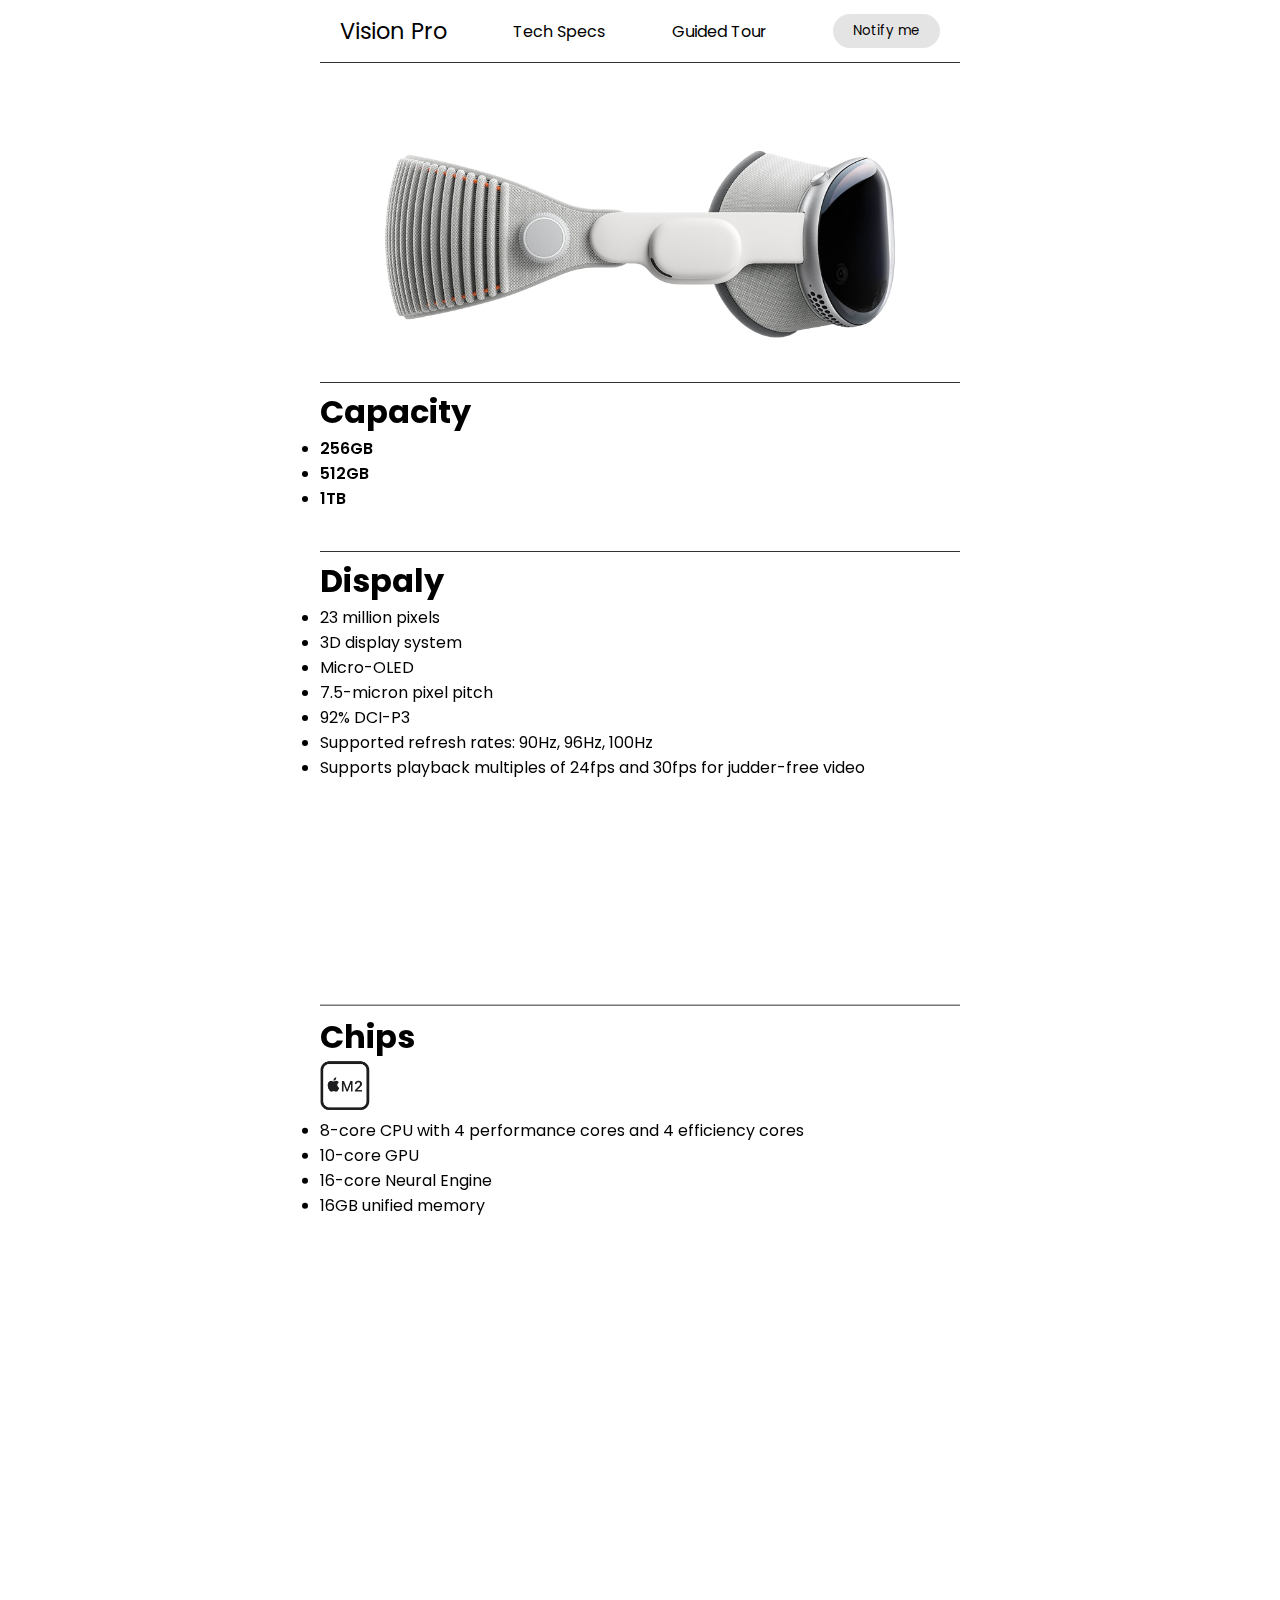
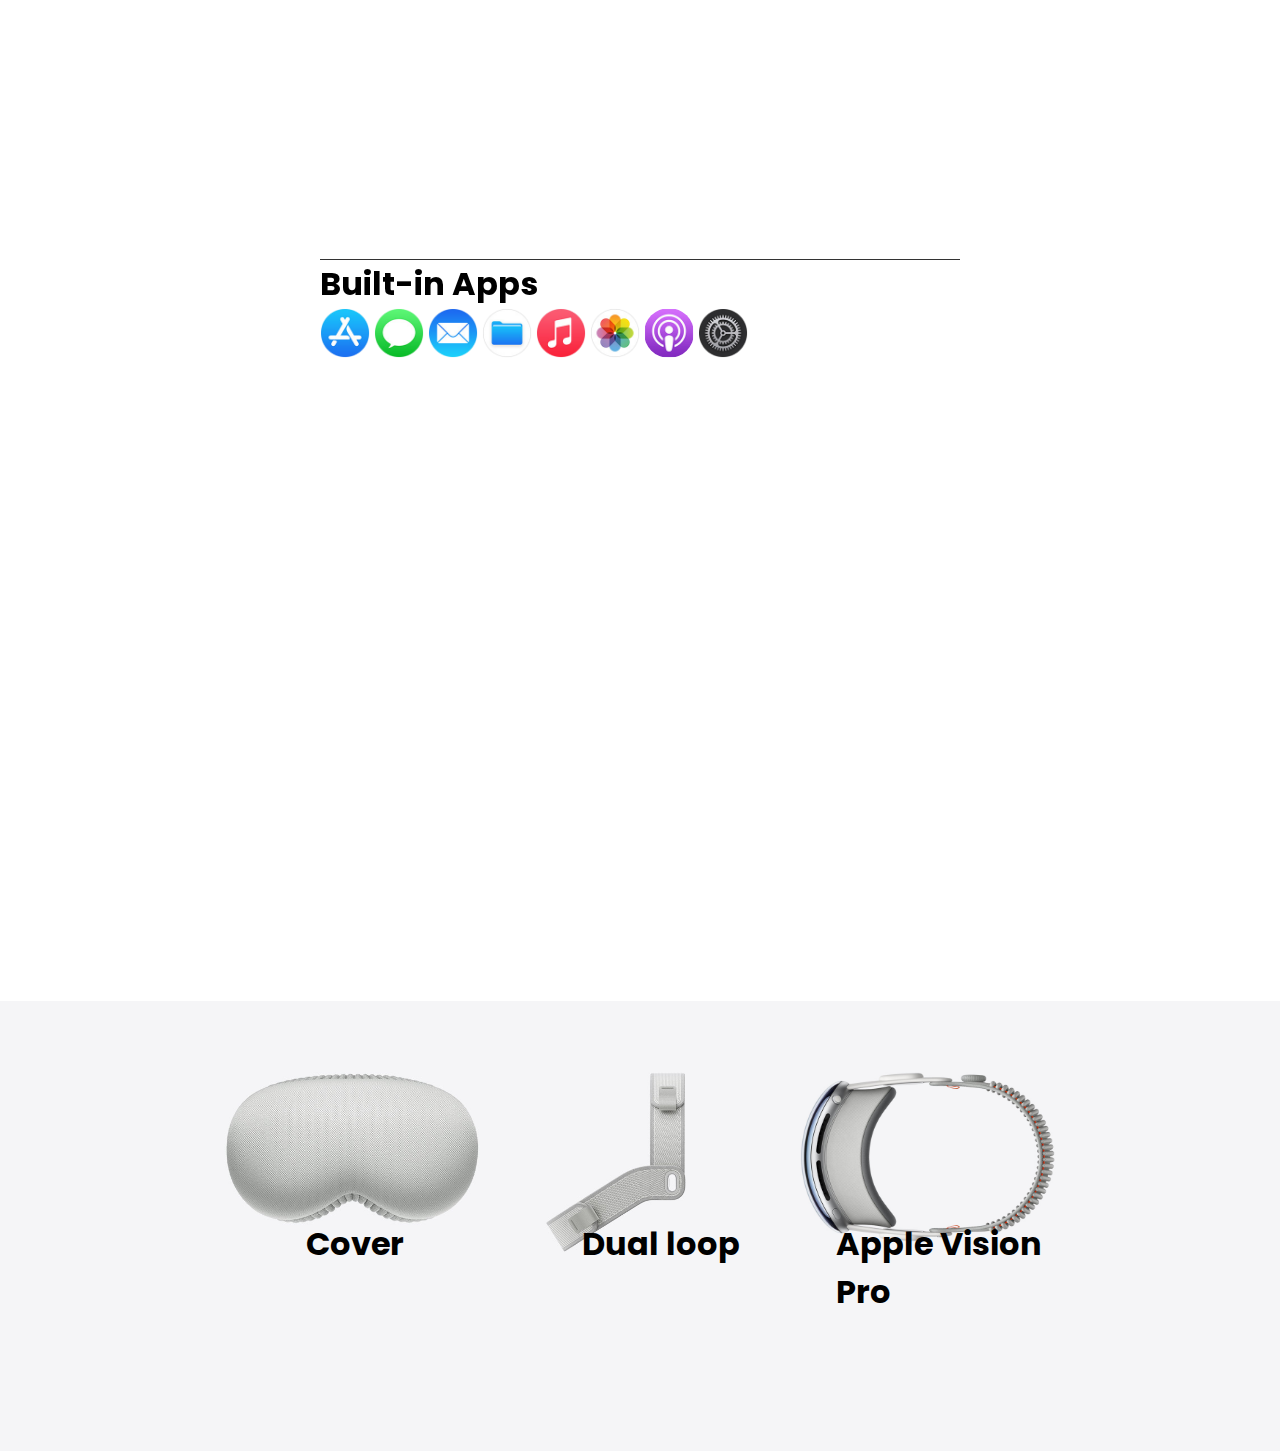
<file: index2.html>
<!DOCTYPE html>
<html lang="en">
<head>
    <meta charset="UTF-8">
    <meta name="viewport" content="width=device-width, initial-scale=1.0">
    <title>Vision Pro</title>
    <link rel="stylesheet" href="style2.css">

</head>
<body>
    <div id="main">
        <div id="tech">
            <nav>
                <h3><a href = " index.html"> Vision Pro</a></h3>
                <h5><a href= "index2.html ">Tech Specs</a></h5>
                <h4><a href = "index3.html" >Guided Tour</a></h4>
                <button>Notify me</button>
            </nav>
        </div>
        <img src="hero__cvgr5aj1ttsi_medium_2x-removebg-preview.png">
    <div id="capacity">
        <h1>Capacity</h1>
        <ul>
            <li>256GB</li>
            <li>512GB</li>
            <li>1TB</li>
          </ul>
          <!-- <h1>Dispaly</h1>
          <ul>
              <li>23 million pixels</li>
              <li>3D display system</li>
              <li>Micro-OLED</li>
              <li>7.5-micron pixel pitch</li>
              <li>92% DCI-P3</li>
              <li>Supported refresh rates: 90Hz, 96Hz, 100Hz</li>
              <li>Supports playback multiples of 24fps and 30fps for judder-free video</li>
              <br>
            </ul> -->
    </div>

    </div>
<div id="page1">
    <div id="display">
        <h1>Dispaly</h1>
        <ul>
            <li>23 million pixels</li>
            <li>3D display system</li>
            <li>Micro-OLED</li>
            <li>7.5-micron pixel pitch</li>
            <li>92% DCI-P3</li>
            <li>Supported refresh rates: 90Hz, 96Hz, 100Hz</li>
            <li>Supports playback multiples of 24fps and 30fps for judder-free video</li>
 
          </ul>
    </div>

    <div id="chips">
        <h1>Chips</h1>
        <img class="m1" src="chip__wemzm828a76q_medium_2x.jpg">
        <ul>
            <li>8-core CPU with 4 performance cores and 4 efficiency cores</li>
            <li>10-core GPU</li>
            <li>16-core Neural Engine</li>
            <li>16GB unified memory</li>
        </ul>
    </div>
    <div id="apps">
        <h1>Built-in Apps</h1>

        <img src="icon_app_store__d2hjkcsb8wq6_large_2x.jpg">
        <img src="icon_messages__dzmt28wzleeu_large_2x.jpg">
        <img src="icon_mail__dknows57t1m6_large_2x.jpg" alt="">
        <img src="icon_files__b4x99wxpkl0i_large_2x.jpg" alt="">
        <img src="icon_music__d3jotujocje6_large_2x.jpg" alt="">
        <img src="icon_photos__c68zwqah5mky_large_2x.jpg" alt="">
        <img src="icon_podcasts__ehchn1xv3t2e_large_2x.jpg" alt="">
        <img src="icon_settings__fk0yuwtuihu2_large_2x.jpg" alt="">



    </div>
</div>

<div id="page2">
        <div class="left14">
            <h1>Cover</h1>
            <!-- <img src="itb_apple_vision_pro__btfvkzf3t0r6_medium_2x.jpg" alt="", > -->
        </div>
        <div class="right14">
            <h1>Dual loop</h1>
            <!-- <img src="itb_cover__fmm1o03zrdaq_medium_2x.jpg" alt=""> -->
            <!-- <img src="itb_dual_loop_band__dugd41q8oy2q_medium_2x.jpg" alt=""> -->
        <!-- <div class="left15">
            <h3>Apple Vision Pro
                (Includes Light Seal, Light Seal
                Cushion, and Solo Knit Band)</h3>
        </div> -->
        </div>
        
       <div class="apple">
        <h1>Apple Vision Pro</h1>
    
</div>
<div id="page3">
    <div class="pg1">

    </div>
</div>



</div>
</body>
</html>
</file>
<file: style2.css>
@import url('https://fonts.googleapis.com/css2?family=Poppins:wght@100&display=swap');
@import url('https://fonts.googleapis.com/css2?family=Orbitron&display=swap');
* {
    margin: 0%;
    padding: 0%;
    box-sizing: border-box;
    /* font-family: 'Poppins', sans-serif;   */
    /* font-family: 'Orbitron', sans-serif; */
    font-family:"Poppins", sans-serif;
    
    scroll-behavior: smooth;
}
  html,
  body {
    height: 100%;
    width: 100%;
    
  }

#main{
  position: relative;
  overflow: hidden;
}

#tech{
  position: relative;
  height: 100vh;
  width: 100vw;
  background-color: #ffffff;
}

#tech>nav{
  display: flex;
  align-items: center;
  justify-content: space-between;
  padding: 0px 20px;
  height: 7vh;
  width: 50vw;
  position: absolute;
  top: 0%;
  left: 50%;
  transform: translateX(-50%);
  color: #000000;
  border-bottom: 1px solid #333;
}

#tech>nav>button>a{
color: #000000;
}

#tech>nav>button{
  padding: 7px 20px;
  border-radius: 50px;
  border: none;
  background-color: #76707030;
}
#tech>nav>h3>a{
  font-weight: 400;
  color: #000000;
  font-size: larger;
  text-decoration: none;
}

#tech>nav>h4>a{
font-weight: 400;
font-size:medium;
color: #000000;
text-decoration: none;
}

#tech>nav>h5>a{
font-weight: 400;
font-size:medium;
color: #000000;
text-decoration: none;
}

/* #main{
} */
.vision{
  display: flex;
  justify-content: center;
  /* width: 75%;
  height: 50%; */
}

#main>img{
  width: 40%;
  position:fixed;
  top: 20%;
  left: 50%;
  transform: translate(-50%,-50%);
  padding-top: 10%;
}
/* #border{
  border-bottom: 1px solid #333;
} */

#capacity{
  /* display: flex; */
  align-items: center;
  justify-content: center;
  border-top: 1px solid #333;
  transform: translatey(-600%);
  justify-content: space-between;
  margin-left: 25%;
  margin-right: 25%;
  padding-top: 5px;
  margin-top: 20%;
  font-weight: 600;
}


#display{
  /* display: flex; */
  align-items: center;
  justify-content: center;
  border-top: 1px solid #333;
  transform: translatey(-600%);
  justify-content: space-between;
  margin-left: 25%;
  margin-right: 25%;
  padding-top: 5px;
  margin-top: 50%;
  margin-bottom: 10%;

}

#chips{
  /* display: flex; */
  align-items: center;
  justify-content: center;
  border-top: 1px solid #333;
  transform: translatey(-600%);
  justify-content: space-between;
  margin-left: 25%;
  margin-right: 25%;
  padding-top: 6.9px;
  /* margin-top: 2%; */


}

.m1{
  height: 50px;
  width: 50px;
}

#apps{
  align-items: center;
  justify-content: center;
  border-top: 1px solid #333;
  transform: translatey(-600%);
  justify-content: space-between;
  margin-left: 25%;
  margin-right: 25%;
  flex-wrap: wrap;
  /* margin-top: 30%; */
  /* padding-top: 5px; */

}
#apps>img{
  height: 50px;
  width: 50px;
  justify-content: space-between;
  gap: 100px;
  border-radius: 50%;

}

#page2{
  display: flex;
  align-items: center;
  justify-content: center;
  position: relative;
  height: 50vh;
  width: 100vw;
  background-color: #F5F5F7;
  /* column-gap: 15%; */
}

.left14{
  height: 20vh;
  width: 20vw; 
 position: relative;
 background-image: url(itb_cover__fmm1o03zrdaq_medium_2x.jpg);
 background-size: contain;
 background-repeat: no-repeat;
 margin-bottom: 10%;
align-items: center;
}

.right14{
  height: 20vh;
  width: 20vw; 
  position: relative;
  background-image: url( itb_dual_loop_band__dugd41q8oy2q_medium_2x.jpg);
  background-size: contain;
  background-repeat: no-repeat;
  margin-bottom: 10%;
  align-self: center;
  margin-left: 5%; 
}

.apple{
  height: 20vh;
  width: 20vw; 
  position: relative;
  background-image: url( itb_apple_vision_pro__btfvkzf3t0r6_medium_2x.jpg);
  background-size: contain;
  background-repeat: no-repeat;
  margin-bottom: 10%;

}

.left14>h1{
  margin-top: 58%;
  margin-left: 32%;
}

.right14>h1{
  margin-top: 58%;
  margin-left: 15%;
}
.apple>h1{
  margin-top: 58%;
  margin-left: 14%;
  transition: ease-in 1s;
}


#apps>img:hover {
  transform: scale(1.5);
  
}
</file>
